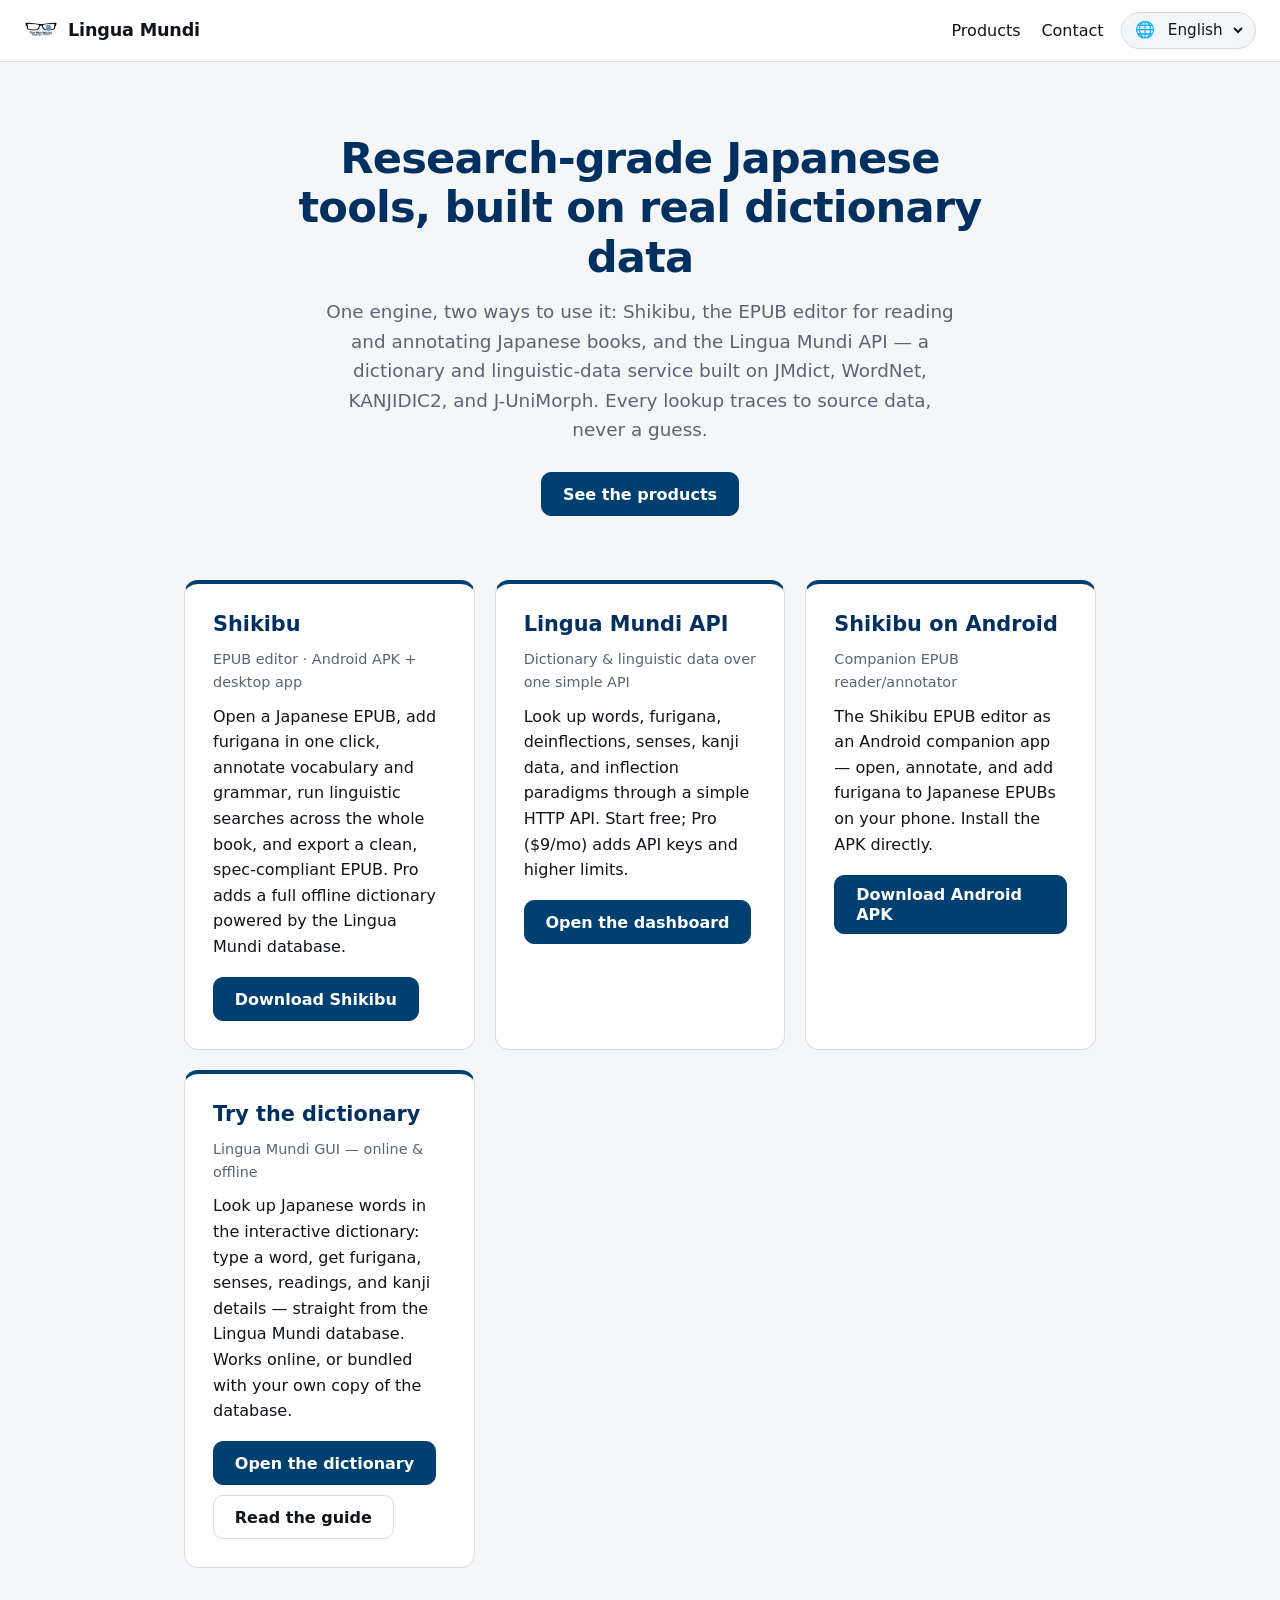
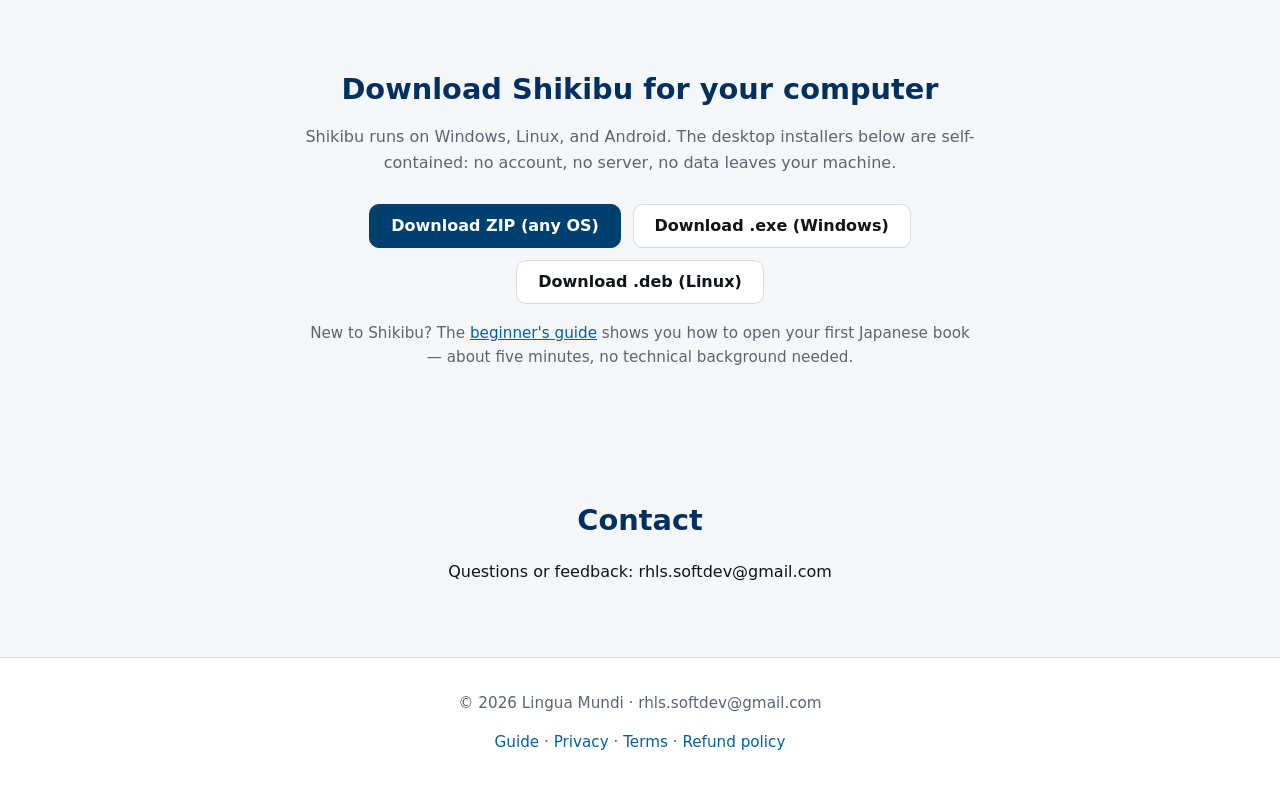
<file: index.html>
<!doctype html>
<html lang="en">
	<head>
		<meta charset="UTF-8" />
		<meta name="viewport" content="width=device-width, initial-scale=1.0" />
		<title>Lingua Mundi — Japanese language tools</title>
		<meta
			name="description"
			content="Shikibu, the EPUB editor for Japanese, and the Lingua Mundi dictionary API."
		/>
		<link rel="icon" type="image/png" href="favicon.png" />
		<meta property="og:title" content="Lingua Mundi / Shikibu" />
		<meta property="og:description" content="Shikibu, the EPUB editor for Japanese, and the Lingua Mundi dictionary API — research-grade dictionary data, furigana, and linguistic search." />
		<meta property="og:site_name" content="Lingua Mundi" />
		<meta property="og:type" content="website" />
		<meta property="og:url" content="https://rhls-softdev.github.io/lingua-mundi-launch/" />
		<meta property="og:image" content="https://rhls-softdev.github.io/lingua-mundi-launch/og-image.png" />
		<meta name="twitter:card" content="summary" />
		<meta name="twitter:title" content="Lingua Mundi — research-grade Japanese language tools" />
		<meta name="twitter:description" content="Shikibu, the EPUB editor for reading and annotating Japanese books, and the Lingua Mundi dictionary API — every lookup traces to source data, never a guess." />
		<meta name="twitter:image" content="https://rhls-softdev.github.io/lingua-mundi-launch/og-image.png" />
		<meta name="theme-color" content="#004070" />
		<link rel="canonical" href="https://rhls-softdev.github.io/lingua-mundi-launch/" />
		
		<script type="application/ld+json">
		{
			"@context": "https://schema.org",
			"@type": "WebApplication",
			"name": "Lingua Mundi / Shikibu",
			"description": "Japanese dictionary API and EPUB editor.",
			"url": "https://rhls-softdev.github.io/lingua-mundi-launch/dashboard/",
			"applicationCategory": "UtilityApplication"
		}
		</script>
		<link rel="stylesheet" href="styles.css" />
	</head>
	<body>
		<header class="topbar">
			<a class="brand-lockup" href="index.html">
				<img src="rhls-logo-sm.png" alt="RHLS" class="topbar-logo" />
				<span class="brand">Lingua Mundi</span>
			</a>
			<div class="topbar-end">
				<nav>
					<a href="#products" data-i18n="lm.nav.products">Products</a>
					<a href="#contact" data-i18n="lm.nav.contact">Contact</a>
				</nav>
				<div class="lang-bar">
					<label for="lang-select">🌐</label>
					<select id="lang-select" aria-label="Language"></select>
				</div>
			</div>
		</header>

		<section class="hero">
			<h1><span data-i18n="lm.hero.title">Research-grade Japanese tools, built on real dictionary data</span></h1>
			<p data-i18n="lm.hero.sub">One engine, two ways to use it: Shikibu, the EPUB editor for reading and annotating Japanese books, and the Lingua Mundi API — a dictionary and linguistic-data service built on JMdict, WordNet, KANJIDIC2, and J-UniMorph. Every lookup traces to source data, never a guess.</p>
			<div class="hero-actions">
				<a class="btn btn-primary" href="#products" data-i18n="lm.hero.cta">See the products</a>
			</div>
		</section>

		<main id="products" class="products">
			<article class="card">
				<h2 data-i18n="lm.card.shikibu.title">Shikibu</h2>
				<p class="tag" data-i18n="lm.card.shikibu.tag">EPUB editor · Android APK + desktop app</p>
				<p data-i18n="lm.card.shikibu.body">Open a Japanese EPUB, add furigana in one click, annotate vocabulary and grammar, run linguistic searches across the whole book, and export a clean, spec-compliant EPUB. Pro adds a full offline dictionary powered by the Lingua Mundi database.</p>
				<div class="card-actions">
					<a class="btn btn-primary" href="#" id="shikibu-download" data-i18n="lm.card.shikibu.cta">Download Shikibu</a>
				</div>
			</article>

			<article class="card">
				<h2 data-i18n="lm.card.api.title">Lingua Mundi API</h2>
				<p class="tag" data-i18n="lm.card.api.tag">Dictionary &amp; linguistic data over one simple API</p>
				<p data-i18n="lm.card.api.body">Look up words, furigana, deinflections, senses, kanji data, and inflection paradigms through a simple HTTP API. Start free; Pro ($9/mo) adds API keys and higher limits.</p>
				<div class="card-actions">
					<a class="btn btn-primary" href="#" id="api-dashboard" data-i18n="lm.card.api.cta">Open the dashboard</a>
				</div>
			</article>
			<article class="card">
				<h2 data-i18n="lm.card.android.title">Shikibu on Android</h2>
				<p class="tag" data-i18n="lm.card.android.tag">Companion EPUB reader/annotator</p>
				<p data-i18n="lm.card.android.body">The Shikibu EPUB editor as an Android companion app — open, annotate, and add furigana to Japanese EPUBs on your phone. Install the APK directly.</p>
				<div class="card-actions">
					<a class="btn btn-primary" id="apk-download" href="https://github.com/RHLS-softdev/lingua-mundi-launch/releases/latest/download/Shikibu-1.0.0-android.apk" data-i18n="lm.card.android.cta">Download Android APK</a>
				</div>
			</article>
			<article class="card">
				<h2>Try the dictionary</h2>
				<p class="tag">Lingua Mundi GUI — online &amp; offline</p>
				<p>Look up Japanese words in the interactive dictionary: type a word, get furigana, senses, readings, and kanji details — straight from the Lingua Mundi database. Works online, or bundled with your own copy of the database.</p>
				<div class="card-actions">
					<a class="btn btn-primary" href="gui/">Open the dictionary</a>
					<a class="btn" href="guide.html">Read the guide</a>
				</div>
			</article>
		</main>

		<section id="downloads" class="download">
			<h2>Download Shikibu for your computer</h2>
			<p>Shikibu runs on Windows, Linux, and Android. The desktop installers below are self-contained: no account, no server, no data leaves your machine.</p>
			<div class="hero-actions">
				<a class="btn btn-primary" id="shikibu-zip-download" href="https://github.com/RHLS-softdev/lingua-mundi-launch/releases/latest/download/Shikibu-1.0.0-LinguaMundi-1.0.0-Japanese.zip">Download ZIP (any OS)</a>
				<a class="btn" id="shikibu-exe-download" href="https://github.com/RHLS-softdev/lingua-mundi-launch/releases/latest/download/Shikibu-1.0.0-win64.exe">Download .exe (Windows)</a>
				<a class="btn" id="shikibu-deb-download" href="https://github.com/RHLS-softdev/lingua-mundi-launch/releases/latest/download/Shikibu-1.0.0-linux-amd64.deb">Download .deb (Linux)</a>
			</div>
			<p class="muted-note">New to Shikibu? The <a href="guide.html">beginner's guide</a> shows you how to open your first Japanese book — about five minutes, no technical background needed.</p>
		</section>

		<section id="contact" class="contact">
			<h2 data-i18n="lm.contact.title">Contact</h2>
			<p><span data-i18n="lm.contact.body">Questions or feedback: rhls.softdev@gmail.com</span></p>
		</section>

		<footer>
			<p><span data-i18n="lm.footer">© 2026 Lingua Mundi · rhls.softdev@gmail.com</span></p>
			<p class="legal-links"><a href="guide.html">Guide</a> · <a href="privacy.html">Privacy</a> · <a href="terms.html">Terms</a> · <a href="refund.html">Refund policy</a></p>
		</footer>

		<script>
			document.getElementById("apk-download").href =
				"https://github.com/RHLS-softdev/lingua-mundi-launch/releases/latest/download/Shikibu-1.0.0-android.apk";
			// Direct permanent URLs (GitHub Pages + release assets).
			const SHIKIBU_URL = "https://github.com/RHLS-softdev/lingua-mundi-launch/releases/latest/download/Shikibu-1.0.0-LinguaMundi-1.0.0-Japanese.zip";
			const API_DASHBOARD_URL = "https://rhls-softdev.github.io/lingua-mundi-launch/dashboard/";
			document.getElementById("shikibu-download").href = SHIKIBU_URL;
			document.getElementById("api-dashboard").href = API_DASHBOARD_URL;
		</script>
		<script src="localize/i18n-site.js"></script>
		<script>
			var switcher = document.getElementById("lang-select");
			window.i18n.init({
				renderSwitcher: function (locales, current, switchTo) {
					Object.keys(locales).forEach(function (tag) {
						var opt = document.createElement("option");
						opt.value = tag; opt.textContent = locales[tag].name;
						opt.selected = tag === current;
						switcher.appendChild(opt);
					});
					switcher.addEventListener("change", function () { switchTo(switcher.value); });
				}
			});
		</script>
	</body>
</html>
</file>
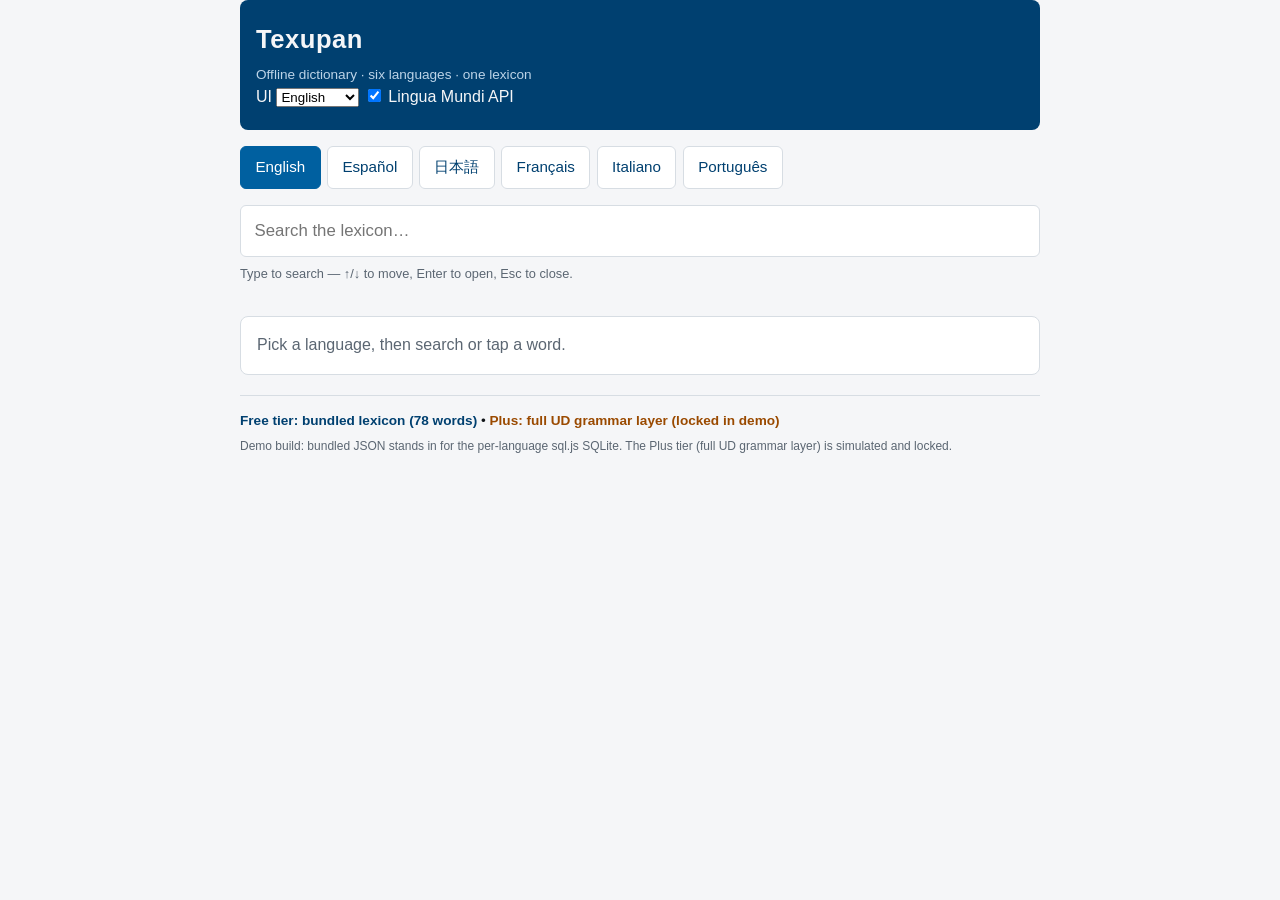
<file: core6/index.html>
<!DOCTYPE html>
<html lang="en">
<head>
  <meta charset="UTF-8">
  <meta name="viewport" content="width=device-width, initial-scale=1">
  <meta name="description" content="Texupan — a fully offline dictionary for English, Spanish, Japanese, French, Italian and Portuguese, with optional Lingua Mundi API lookups.">
  <title>Texupan — Offline Dictionary</title>
  <link rel="stylesheet" href="styles.css">
</head>
<body>
  <div class="app">

    <header class="app-header">
      <div class="brand">
        <h1 class="brand-name">Texupan</h1>
        <p class="brand-sub" data-i18n="brand.sub">Offline dictionary &middot; six languages &middot; one lexicon</p>
      </div>
      <div class="header-actions">
        <label class="ui-lang">
          <span data-i18n="ui.language">UI</span>
          <select id="uiLang" aria-label="Interface language">
            <option value="en">English</option>
            <option value="es">Español</option>
            <option value="ja">日本語</option>
            <option value="fr">Français</option>
            <option value="it">Italiano</option>
            <option value="pt">Português</option>
          </select>
        </label>
        <label class="api-toggle" title="Lingua Mundi API lookups">
          <input type="checkbox" id="apiMode" checked>
          <span data-i18n="api.mode">Lingua Mundi API</span>
        </label>
      </div>
    </header>

    <nav class="lang-tabs" id="langTabs" role="tablist" aria-label="Choose language"></nav>

    <main class="content">

      <section class="search" aria-label="Search the lexicon">
        <label class="sr-only" for="searchInput" data-i18n="search.aria">Search the lexicon</label>
        <div class="search-wrap">
          <input id="searchInput" type="search" data-i18n-placeholder="search.placeholder"
                 placeholder="Search the lexicon&hellip;"
                 autocomplete="off" spellcheck="false" autocapitalize="off"
                 aria-autocomplete="list" aria-controls="typeahead"
                 aria-label="Search the lexicon">
          <ul id="typeahead" class="typeahead" role="listbox" aria-label="Search results" hidden></ul>
        </div>
        <p class="search-hint" id="searchHint" data-i18n="search.hint">Type to search &mdash; &uarr;/&darr; to move, Enter to open, Esc to close.</p>
      </section>

      <section class="detail" id="detail" aria-live="polite">
        <p class="detail-empty" data-i18n="detail.empty">Pick a language, then search or tap a word.</p>
      </section>

    </main>

    <footer class="tier">
      <p class="tier-status" id="tierStatus"></p>
      <p class="tier-note" data-i18n="footer.note">Demo build: bundled JSON stands in for the per-language sql.js SQLite. The Plus tier (full UD grammar layer) is simulated and locked.</p>
    </footer>

  </div>
  <script src="app.js"></script>
</body>
</html>
</file>
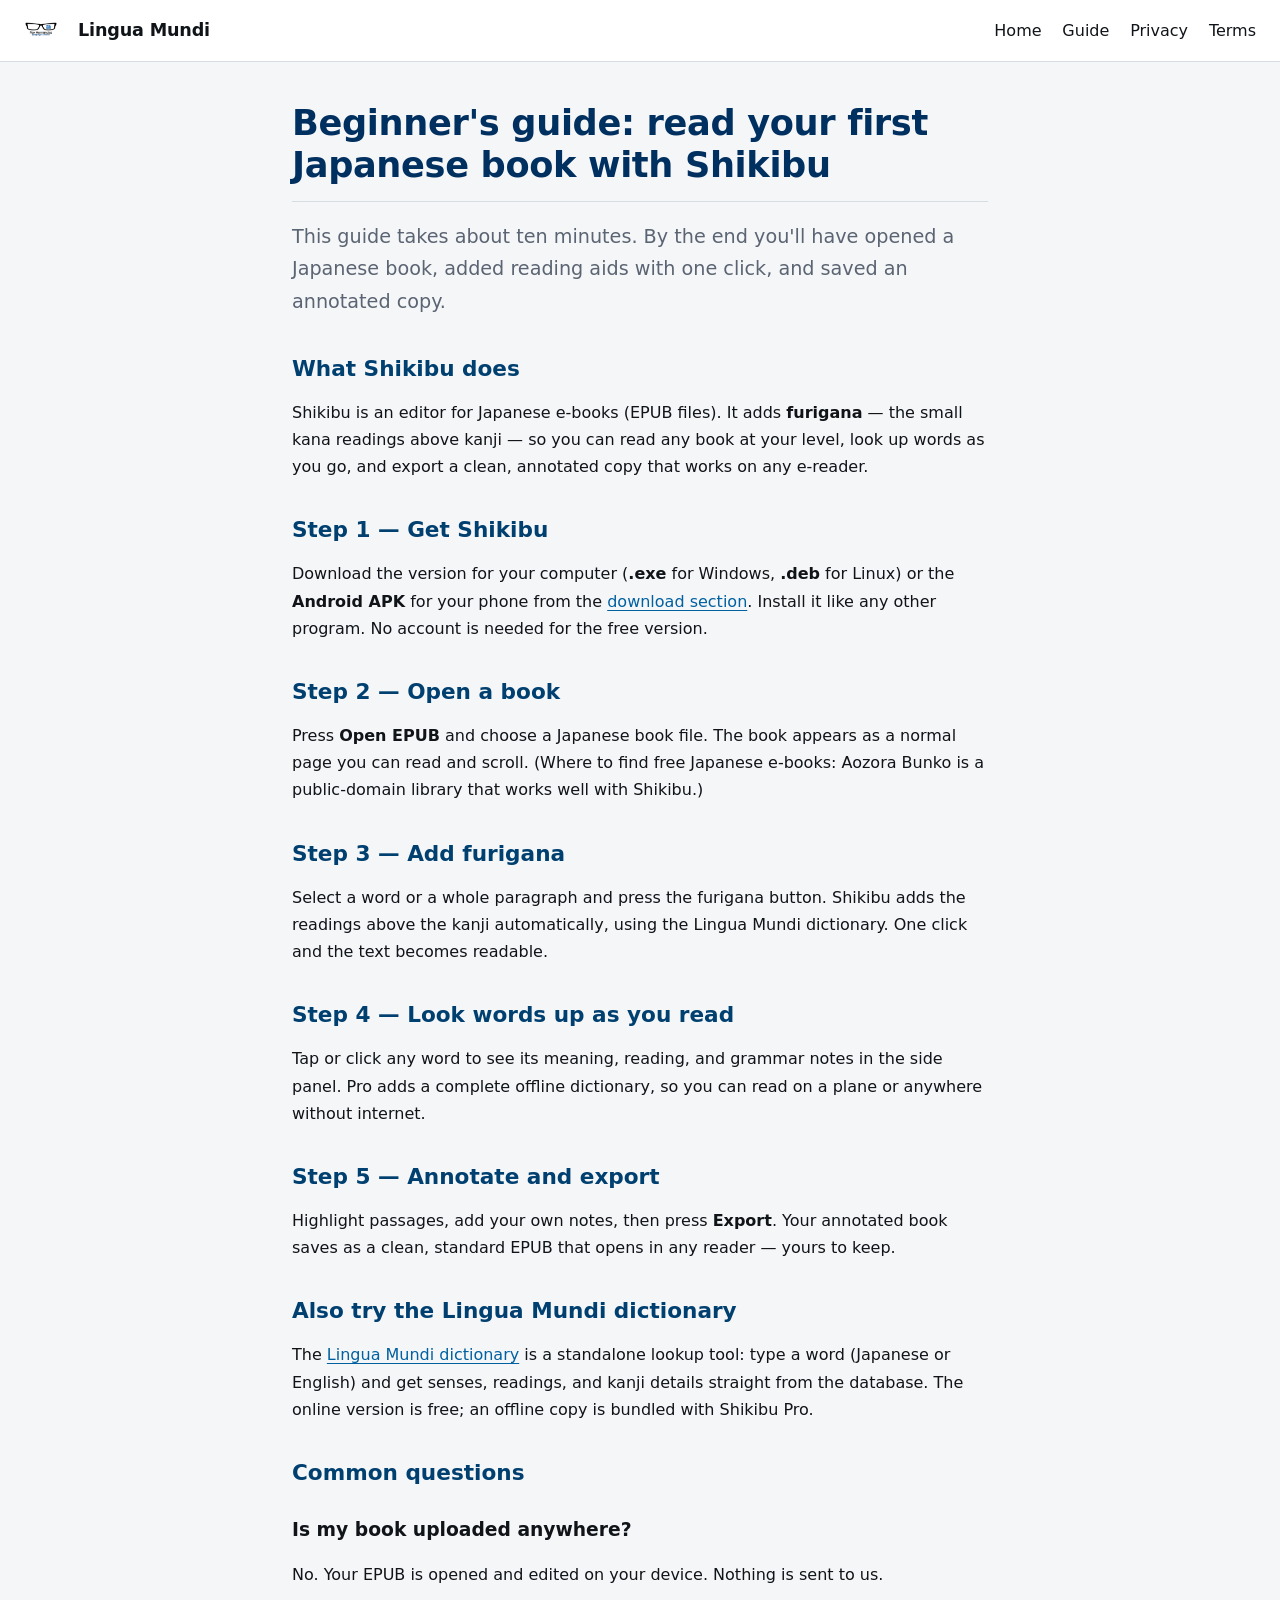
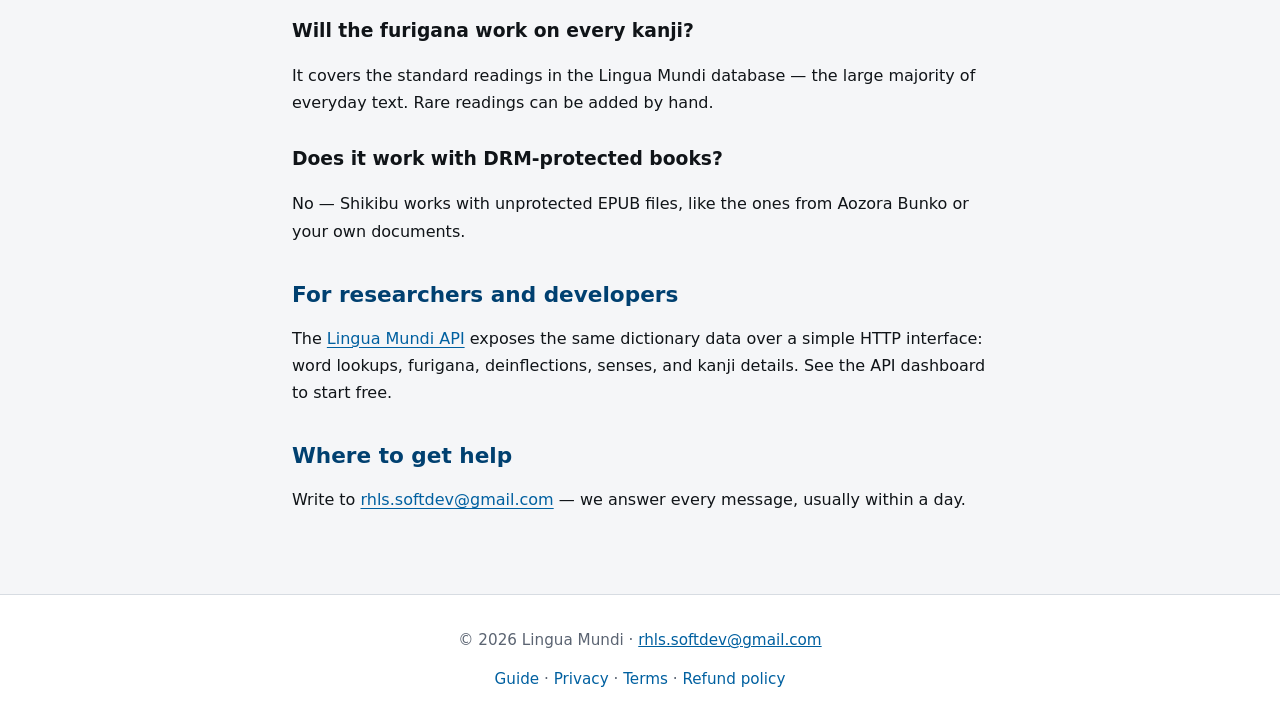
<file: guide.html>
<!doctype html>
<html lang="en">
	<head>
		<meta charset="UTF-8" />
		<meta name="viewport" content="width=device-width, initial-scale=1.0" />
		<title>Beginner's guide: read your first Japanese book with Shikibu — Lingua Mundi</title>
		<meta name="description" content="A plain-language guide to Shikibu and the Lingua Mundi dictionary: open a Japanese EPUB, add furigana with one click, look words up, and export your annotated book. No technical background needed." />
		<link rel="icon" type="image/png" href="favicon.png" />
		<meta property="og:title" content="Beginner's guide: read your first Japanese book with Shikibu — Lingua Mundi" />
		<meta property="og:type" content="website" />
		<meta property="og:url" content="https://rhls-softdev.github.io/lingua-mundi-launch/guide.html" />
		<meta property="og:image" content="https://rhls-softdev.github.io/lingua-mundi-launch/og-image.png" />
		<meta name="twitter:card" content="summary" />
		<link rel="canonical" href="https://rhls-softdev.github.io/lingua-mundi-launch/guide.html" />
		<link rel="stylesheet" href="styles.css" />
	</head>
	<body>
		<header class="topbar">
			<a href="index.html"><img src="rhls-logo-sm.png" alt="RHLS" class="topbar-logo" /></a>
			<span class="brand">Lingua Mundi</span>
			<nav>
				<a href="index.html">Home</a>
				<a href="guide.html">Guide</a>
				<a href="privacy.html">Privacy</a>
				<a href="terms.html">Terms</a>
			</nav>
		</header>
		<main class="legal">
			<h1>Beginner's guide: read your first Japanese book with Shikibu</h1>
			<p class="guide-lead">This guide takes about ten minutes. By the end you'll have opened a Japanese book, added reading aids with one click, and saved an annotated copy.</p>
			<h2>What Shikibu does</h2>
			<p>
				Shikibu is an editor for Japanese e-books (EPUB files). It adds
				<strong>furigana</strong> — the small kana readings above kanji — so
				you can read any book at your level, look up words as you go, and
				export a clean, annotated copy that works on any e-reader.
			</p>

			<h2>Step 1 — Get Shikibu</h2>
			<p>
				Download the version for your computer (<strong>.exe</strong> for
				Windows, <strong>.deb</strong> for Linux) or the
				<strong>Android APK</strong> for your phone from the
				<a href="index.html#downloads">download section</a>. Install it like
				any other program. No account is needed for the free version.
			</p>

			<h2>Step 2 — Open a book</h2>
			<p>
				Press <strong>Open EPUB</strong> and choose a Japanese book file. The
				book appears as a normal page you can read and scroll. (Where to find
				free Japanese e-books: Aozora Bunko is a public-domain library that
				works well with Shikibu.)
			</p>

			<h2>Step 3 — Add furigana</h2>
			<p>
				Select a word or a whole paragraph and press the furigana button.
				Shikibu adds the readings above the kanji automatically, using the
				Lingua Mundi dictionary. One click and the text becomes readable.
			</p>

			<h2>Step 4 — Look words up as you read</h2>
			<p>
				Tap or click any word to see its meaning, reading, and grammar notes
				in the side panel. Pro adds a complete offline dictionary, so you can
				read on a plane or anywhere without internet.
			</p>

			<h2>Step 5 — Annotate and export</h2>
			<p>
				Highlight passages, add your own notes, then press
				<strong>Export</strong>. Your annotated book saves as a clean,
				standard EPUB that opens in any reader — yours to keep.
			</p>

			<h2>Also try the Lingua Mundi dictionary</h2>
			<p>
				The <a href="gui/">Lingua Mundi dictionary</a> is a standalone lookup
				tool: type a word (Japanese or English) and get senses, readings, and
				kanji details straight from the database. The online version is free;
				an offline copy is bundled with Shikibu Pro.
			</p>

			<h2>Common questions</h2>
			<h3>Is my book uploaded anywhere?</h3>
			<p>No. Your EPUB is opened and edited on your device. Nothing is sent to us.</p>
			<h3>Will the furigana work on every kanji?</h3>
			<p>It covers the standard readings in the Lingua Mundi database — the large
				majority of everyday text. Rare readings can be added by hand.</p>
			<h3>Does it work with DRM-protected books?</h3>
			<p>No — Shikibu works with unprotected EPUB files, like the ones from Aozora
				Bunko or your own documents.</p>

			<h2>For researchers and developers</h2>
			<p>
				The <a href="#api">Lingua Mundi API</a> exposes the same dictionary
				data over a simple HTTP interface: word lookups, furigana,
				deinflections, senses, and kanji details. See the API dashboard to
				start free.
			</p>

			<h2>Where to get help</h2>
			<p>
				Write to <a href="mailto:rhls.softdev@gmail.com">rhls.softdev@gmail.com</a> —
				we answer every message, usually within a day.
			</p>
		</main>
		<footer>
			<p>&copy; 2026 Lingua Mundi &middot; <a href="mailto:rhls.softdev@gmail.com">rhls.softdev@gmail.com</a></p>
			<p class="legal-links"><a href="guide.html">Guide</a> &middot; <a href="privacy.html">Privacy</a> &middot; <a href="terms.html">Terms</a> &middot; <a href="refund.html">Refund policy</a></p>
		</footer>
	</body>
</html>
</file>
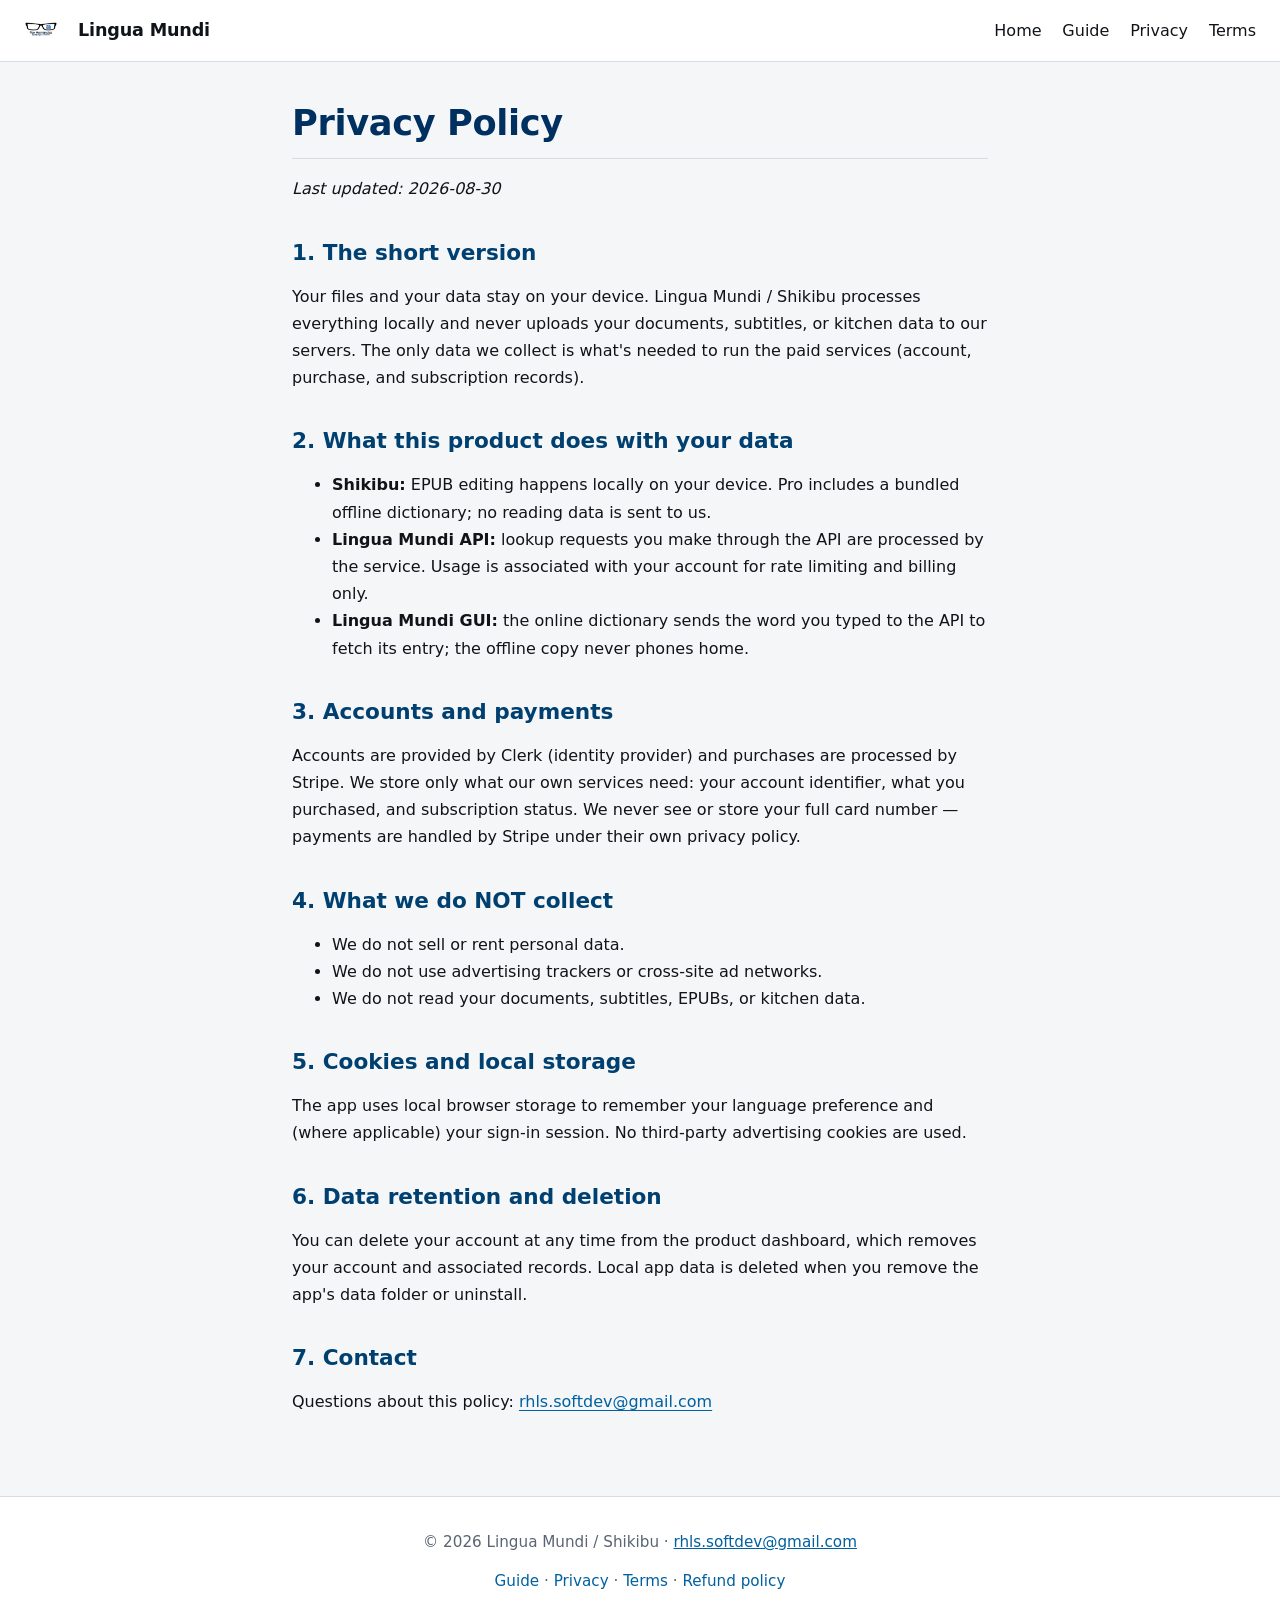
<file: privacy.html>
<!doctype html>
<html lang="en">
	<head>
		<meta charset="UTF-8" />
		<meta name="viewport" content="width=device-width, initial-scale=1.0" />
		<title>Privacy Policy — Lingua Mundi / Shikibu</title>
		<meta name="description" content="How Shikibu, the Lingua Mundi API, and the Lingua Mundi dictionary GUI handle your data — what stays on your device, what we store, and what we never collect." />
		<link rel="icon" type="image/png" href="favicon.png" />
		<meta property="og:title" content="Privacy Policy — Lingua Mundi / Shikibu" />
		<meta property="og:type" content="website" />
		<meta property="og:url" content="https://rhls-softdev.github.io/lingua-mundi-launch/privacy.html" />
		<meta property="og:image" content="https://rhls-softdev.github.io/lingua-mundi-launch/og-image.png" />
		<meta name="twitter:card" content="summary" />
		<link rel="canonical" href="https://rhls-softdev.github.io/lingua-mundi-launch/privacy.html" />
		<link rel="stylesheet" href="styles.css" />
	</head>
	<body>
		<header class="topbar">
			<a href="index.html"><img src="rhls-logo-sm.png" alt="RHLS" class="topbar-logo" /></a>
			<span class="brand">Lingua Mundi</span>
			<nav>
				<a href="index.html">Home</a>
				<a href="guide.html">Guide</a>
				<a href="privacy.html">Privacy</a>
				<a href="terms.html">Terms</a>
			</nav>
		</header>
		<main class="legal">
			<h1>Privacy Policy</h1>
			<p><em>Last updated: 2026-08-30</em></p>

			<h2>1. The short version</h2>
			<p>
				Your files and your data stay on your device. Lingua Mundi / Shikibu processes
				everything locally and never uploads your documents, subtitles, or
				kitchen data to our servers. The only data we collect is what's needed
				to run the paid services (account, purchase, and subscription records).
			</p>

			<h2>2. What this product does with your data</h2>
			<ul>
				<li><strong>Shikibu:</strong> EPUB editing happens locally on your device. Pro includes a bundled offline dictionary; no reading data is sent to us.</li>
				<li><strong>Lingua Mundi API:</strong> lookup requests you make through the API are processed by the service. Usage is associated with your account for rate limiting and billing only.</li>
				<li><strong>Lingua Mundi GUI:</strong> the online dictionary sends the word you typed to the API to fetch its entry; the offline copy never phones home.</li>
			</ul>

			<h2>3. Accounts and payments</h2>
			<p>
				Accounts are provided by Clerk (identity provider) and purchases are
				processed by Stripe. We store only what our own services need: your
				account identifier, what you purchased, and subscription status. We
				never see or store your full card number — payments are handled by
				Stripe under their own privacy policy.
			</p>

			<h2>4. What we do NOT collect</h2>
			<ul>
				<li>We do not sell or rent personal data.</li>
				<li>We do not use advertising trackers or cross-site ad networks.</li>
				<li>We do not read your documents, subtitles, EPUBs, or kitchen data.</li>
			</ul>

			<h2>5. Cookies and local storage</h2>
			<p>
				The app uses local browser storage to remember your language
				preference and (where applicable) your sign-in session. No third-party
				advertising cookies are used.
			</p>

			<h2>6. Data retention and deletion</h2>
			<p>
				You can delete your account at any time from the product dashboard,
				which removes your account and associated records. Local app data is
				deleted when you remove the app's data folder or uninstall.
			</p>

			<h2>7. Contact</h2>
			<p>
				Questions about this policy: <a href="mailto:rhls.softdev@gmail.com">rhls.softdev@gmail.com</a>
			</p>
		</main>
		<footer>
			<p>&copy; 2026 Lingua Mundi / Shikibu &middot; <a href="mailto:rhls.softdev@gmail.com">rhls.softdev@gmail.com</a></p>
			<p class="legal-links"><a href="guide.html">Guide</a> &middot; <a href="privacy.html">Privacy</a> &middot; <a href="terms.html">Terms</a> &middot; <a href="refund.html">Refund policy</a></p>
		</footer>
	</body>
</html>
</file>
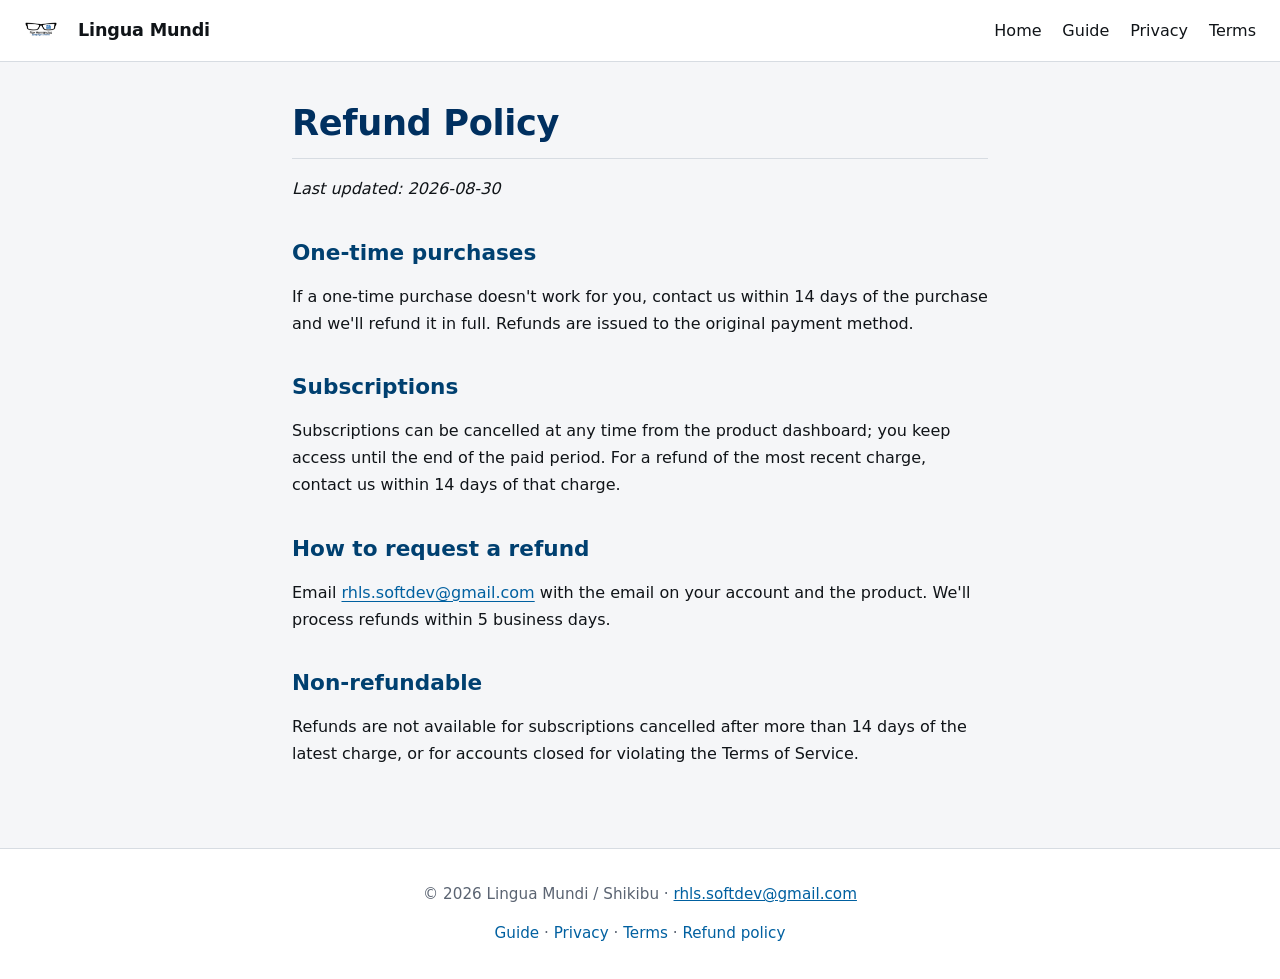
<file: refund.html>
<!doctype html>
<html lang="en">
	<head>
		<meta charset="UTF-8" />
		<meta name="viewport" content="width=device-width, initial-scale=1.0" />
		<title>Refund Policy — Lingua Mundi / Shikibu</title>
		<meta name="description" content="The refund policy for Shikibu, the Lingua Mundi API, and the Lingua Mundi dictionary GUI purchases and subscriptions." />
		<link rel="icon" type="image/png" href="favicon.png" />
		<meta property="og:title" content="Refund Policy — Lingua Mundi / Shikibu" />
		<meta property="og:type" content="website" />
		<meta property="og:url" content="https://rhls-softdev.github.io/lingua-mundi-launch/refund.html" />
		<meta property="og:image" content="https://rhls-softdev.github.io/lingua-mundi-launch/og-image.png" />
		<meta name="twitter:card" content="summary" />
		<link rel="canonical" href="https://rhls-softdev.github.io/lingua-mundi-launch/refund.html" />
		<link rel="stylesheet" href="styles.css" />
	</head>
	<body>
		<header class="topbar">
			<a href="index.html"><img src="rhls-logo-sm.png" alt="RHLS" class="topbar-logo" /></a>
			<span class="brand">Lingua Mundi</span>
			<nav>
				<a href="index.html">Home</a>
				<a href="guide.html">Guide</a>
				<a href="privacy.html">Privacy</a>
				<a href="terms.html">Terms</a>
			</nav>
		</header>
		<main class="legal">
			<h1>Refund Policy</h1>
			<p><em>Last updated: 2026-08-30</em></p>

			<h2>One-time purchases</h2>
			<p>
				If a one-time purchase doesn't work for you, contact us within 14 days
				of the purchase and we'll refund it in full. Refunds are issued to the
				original payment method.
			</p>

			<h2>Subscriptions</h2>
			<p>
				Subscriptions can be cancelled at any time from the product dashboard;
				you keep access until the end of the paid period. For a refund of the
				most recent charge, contact us within 14 days of that charge.
			</p>

			<h2>How to request a refund</h2>
			<p>
				Email <a href="mailto:rhls.softdev@gmail.com">rhls.softdev@gmail.com</a>
				with the email on your account and the product. We'll process refunds
				within 5 business days.
			</p>

			<h2>Non-refundable</h2>
			<p>
				Refunds are not available for subscriptions cancelled after more than
				14 days of the latest charge, or for accounts closed for violating the
				Terms of Service.
			</p>
		</main>
		<footer>
			<p>&copy; 2026 Lingua Mundi / Shikibu &middot; <a href="mailto:rhls.softdev@gmail.com">rhls.softdev@gmail.com</a></p>
			<p class="legal-links"><a href="guide.html">Guide</a> &middot; <a href="privacy.html">Privacy</a> &middot; <a href="terms.html">Terms</a> &middot; <a href="refund.html">Refund policy</a></p>
		</footer>
	</body>
</html>
</file>
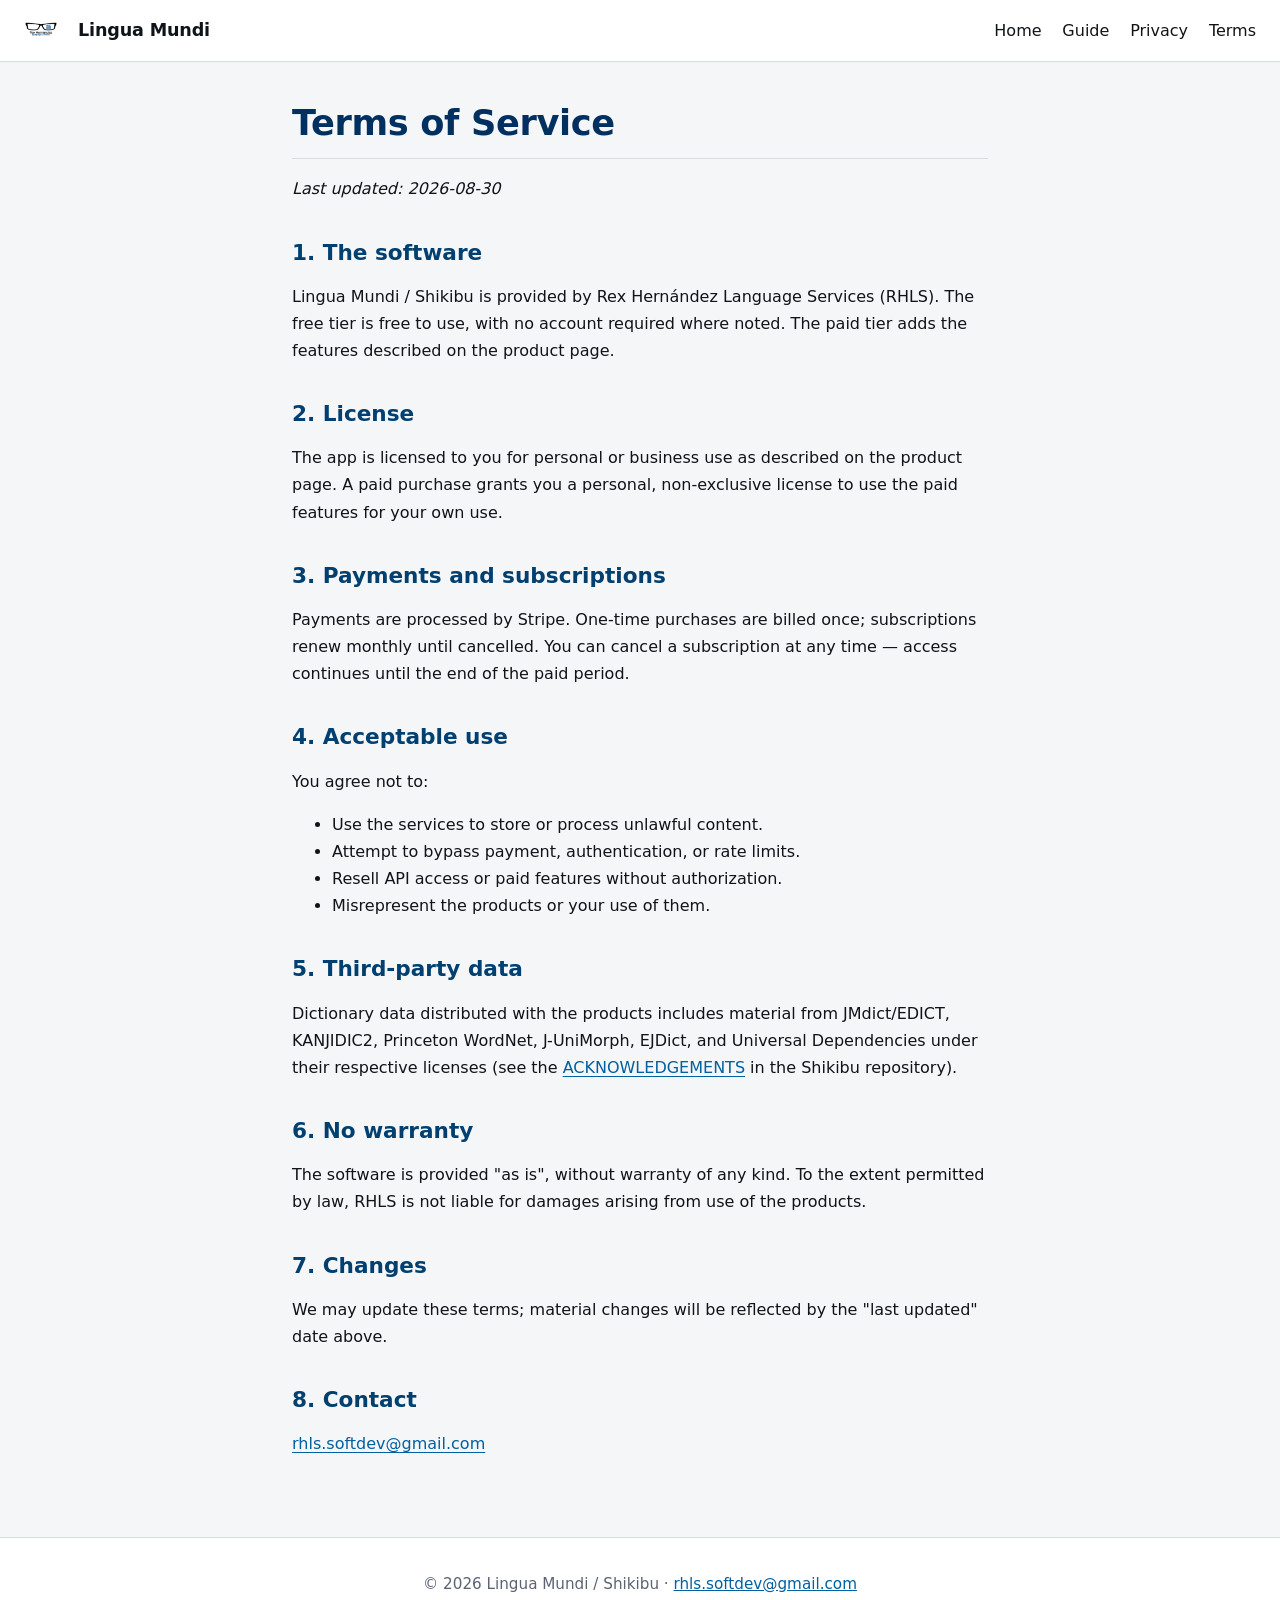
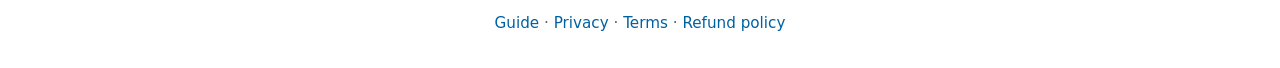
<file: terms.html>
<!doctype html>
<html lang="en">
	<head>
		<meta charset="UTF-8" />
		<meta name="viewport" content="width=device-width, initial-scale=1.0" />
		<title>Terms of Service — Lingua Mundi / Shikibu</title>
		<meta name="description" content="The terms of use for Shikibu, the Lingua Mundi API, and the Lingua Mundi dictionary GUI." />
		<link rel="icon" type="image/png" href="favicon.png" />
		<meta property="og:title" content="Terms of Service — Lingua Mundi / Shikibu" />
		<meta property="og:type" content="website" />
		<meta property="og:url" content="https://rhls-softdev.github.io/lingua-mundi-launch/terms.html" />
		<meta property="og:image" content="https://rhls-softdev.github.io/lingua-mundi-launch/og-image.png" />
		<meta name="twitter:card" content="summary" />
		<link rel="canonical" href="https://rhls-softdev.github.io/lingua-mundi-launch/terms.html" />
		<link rel="stylesheet" href="styles.css" />
	</head>
	<body>
		<header class="topbar">
			<a href="index.html"><img src="rhls-logo-sm.png" alt="RHLS" class="topbar-logo" /></a>
			<span class="brand">Lingua Mundi</span>
			<nav>
				<a href="index.html">Home</a>
				<a href="guide.html">Guide</a>
				<a href="privacy.html">Privacy</a>
				<a href="terms.html">Terms</a>
			</nav>
		</header>
		<main class="legal">
			<h1>Terms of Service</h1>
			<p><em>Last updated: 2026-08-30</em></p>

			<h2>1. The software</h2>
			<p>
				Lingua Mundi / Shikibu is provided by Rex Hernández Language Services (RHLS). The free
				tier is free to use, with no account required where noted. The paid
				tier adds the features described on the product page.
			</p>

			<h2>2. License</h2>
			<p>
				The app is licensed to you for personal or business use as described on
				the product page. A paid purchase grants you a personal, non-exclusive
				license to use the paid features for your own use.
			</p>

			<h2>3. Payments and subscriptions</h2>
			<p>
				Payments are processed by Stripe. One-time purchases are billed once;
				subscriptions renew monthly until cancelled. You can cancel a
				subscription at any time — access continues until the end of the paid
				period.
			</p>

			<h2>4. Acceptable use</h2>
			<p>You agree not to:</p>
			<ul>
				<li>Use the services to store or process unlawful content.</li>
				<li>Attempt to bypass payment, authentication, or rate limits.</li>
				<li>Resell API access or paid features without authorization.</li>
				<li>Misrepresent the products or your use of them.</li>
			</ul>

			<h2>5. Third-party data</h2>
			<p>
				Dictionary data distributed with the products includes material from
				JMdict/EDICT, KANJIDIC2, Princeton WordNet, J-UniMorph, EJDict, and
				Universal Dependencies under their respective licenses (see the
				<a href="https://github.com/RHLS-softdev/shikibu/blob/main/ACKNOWLEDGEMENTS.md">ACKNOWLEDGEMENTS</a>
				in the Shikibu repository).
			</p>

			<h2>6. No warranty</h2>
			<p>
				The software is provided "as is", without warranty of any kind. To the
				extent permitted by law, RHLS is not liable for damages arising from
				use of the products.
			</p>

			<h2>7. Changes</h2>
			<p>
				We may update these terms; material changes will be reflected by the
				"last updated" date above.
			</p>

			<h2>8. Contact</h2>
			<p><a href="mailto:rhls.softdev@gmail.com">rhls.softdev@gmail.com</a></p>
		</main>
		<footer>
			<p>&copy; 2026 Lingua Mundi / Shikibu &middot; <a href="mailto:rhls.softdev@gmail.com">rhls.softdev@gmail.com</a></p>
			<p class="legal-links"><a href="guide.html">Guide</a> &middot; <a href="privacy.html">Privacy</a> &middot; <a href="terms.html">Terms</a> &middot; <a href="refund.html">Refund policy</a></p>
		</footer>
	</body>
</html>
</file>
<file: styles.css>
/* RHLS launch pages — shared design system.
 * Tokens mirror rhls-hub/styles.css (RHLS logo palette: deep-blue #004070 family).
 * Solid colors only; no gradients. Mobile-first; contrast-checked; RTL-ready via
 * logical properties; visible :focus-visible rings; prefers-reduced-motion respected.
 * NOTE: no catalog/locale files are touched from this stylesheet.
 */
:root {
	color-scheme: light;
	--blue-900: #003060;
	--blue-800: #004070;
	--blue-600: #0060a0;
	--blue-100: #e3eef7;
	--ink: #101418;
	--paper: #f5f6f8;
	--white: #ffffff;
	--muted: #5b6472;
	--border: #d7dce2;
	--radius-lg: 14px;
	--radius-md: 10px;
	--font: system-ui, -apple-system, "Segoe UI", Roboto, "Helvetica Neue", Arial, sans-serif;
}

* {
	box-sizing: border-box;
}

html {
	/* anchor jumps clear the sticky header */
	scroll-padding-top: 5.5rem;
}

body {
	margin: 0;
	font-family: var(--font);
	font-size: 1rem;
	line-height: 1.6;
	background: var(--paper);
	color: var(--ink);
	-webkit-font-smoothing: antialiased;
}

img {
	max-width: 100%;
	height: auto;
}

::selection {
	background: var(--blue-100);
}

/* Keyboard visibility everywhere (links, buttons, select) */
:focus-visible {
	outline: 3px solid var(--blue-600);
	outline-offset: 2px;
}

a {
	color: var(--blue-600);
}

/* ---------------------------------- header --------------------------------- */
.topbar {
	position: sticky;
	top: 0;
	z-index: 30;
	display: flex;
	align-items: center;
	flex-wrap: wrap;
	gap: 0.5rem 1.25rem;
	padding: 0.75rem clamp(1rem, 3vw, 1.5rem);
	background: var(--white);
	border-bottom: 1px solid var(--border);
}

.topbar-logo {
	width: 34px;
	height: 34px;
	display: block;
}

.brand {
	font-weight: 700;
	font-size: 1.1rem;
	letter-spacing: -0.01em;
	color: var(--ink);
}

/* Brand lockup links home */
.brand-lockup {
	display: inline-flex;
	align-items: center;
	gap: 0.625rem;
	text-decoration: none;
	color: var(--ink);
}
.brand-lockup:hover,
.brand-lockup:focus-visible {
	color: var(--blue-800);
}

/* Push nav to the end: old pages put <nav> directly in .topbar,
   new structure wraps nav + lang-bar in .topbar-end. */
.topbar > nav,
.topbar-end {
	margin-inline-start: auto;
}

.topbar-end {
	display: flex;
	align-items: center;
	flex-wrap: wrap;
	gap: 0.4rem 1.1rem;
}

.topbar nav {
	display: flex;
	flex-wrap: wrap;
	align-items: center;
	gap: 0.25rem 1.3rem;
}
.topbar nav a {
	color: var(--ink);
	text-decoration: none;
	font-weight: 500;
	padding: 0.35rem 0;
}
.topbar nav a:hover {
	color: var(--blue-600);
	text-decoration: underline;
	text-underline-offset: 0.3em;
	text-decoration-color: var(--border);
}

/* Language switcher (pill, no longer floating over content) */
.lang-bar {
	display: inline-flex;
	align-items: center;
	gap: 0.4rem;
	padding: 0.1rem 0.55rem 0.1rem 0.8rem;
	background: var(--paper);
	border: 1px solid var(--border);
	border-radius: 999px;
}
.lang-bar label {
	font-size: 1rem;
	line-height: 1;
}
.lang-bar select {
	border: 0;
	background: transparent;
	color: var(--ink);
	font: inherit;
	font-size: 0.95rem;
	padding: 0.35rem 0.15rem;
	cursor: pointer;
	border-radius: 999px;
}
.lang-bar select:focus-visible {
	outline: 2px solid var(--blue-600);
	outline-offset: 2px;
}

/* ---------------------------------- hero ----------------------------------- */
.hero {
	text-align: center;
	padding: clamp(3rem, 8vw, 4.5rem) clamp(1.25rem, 5vw, 2rem) clamp(2rem, 5vw, 3rem);
	max-width: 48rem;
	margin: 0 auto;
}
.hero h1 {
	margin: 0 0 0.9rem;
	font-size: clamp(1.85rem, 1.3rem + 2.9vw, 2.7rem);
	line-height: 1.15;
	letter-spacing: -0.02em;
	font-weight: 800;
	color: var(--blue-900);
}
.hero p {
	margin: 0 auto;
	max-width: 40rem;
	color: var(--muted);
	font-size: clamp(1rem, 0.95rem + 0.35vw, 1.15rem);
}
.hero-actions {
	margin-top: 1.75rem;
	display: flex;
	flex-wrap: wrap;
	justify-content: center;
	gap: 0.75rem;
}

/* --------------------------------- buttons --------------------------------- */
.btn {
	display: inline-flex;
	align-items: center;
	justify-content: center;
	min-height: 44px;
	padding: 0.6rem 1.3rem;
	border-radius: var(--radius-md);
	border: 1px solid var(--border);
	background: var(--white);
	color: var(--ink);
	text-decoration: none;
	font-size: 1rem;
	font-weight: 600;
	line-height: 1.2;
	cursor: pointer;
}
.btn:hover {
	background: var(--blue-100);
	border-color: var(--blue-800);
	color: var(--blue-800);
}
.btn-primary {
	background: var(--blue-800);
	border-color: var(--blue-800);
	color: var(--white);
}
.btn-primary:hover {
	background: var(--blue-600);
	border-color: var(--blue-600);
	color: var(--white);
}

/* --------------------------------- product cards ---------------------------- */
.products {
	display: grid;
	grid-template-columns: repeat(auto-fit, minmax(min(100%, 17rem), 1fr));
	gap: 1.25rem;
	max-width: 60rem;
	margin: 0 auto;
	padding: clamp(0.5rem, 2vw, 1rem) clamp(1rem, 4vw, 1.5rem) clamp(2rem, 5vw, 3rem);
}
.card {
	background: var(--white);
	border: 1px solid var(--border);
	border-top: 4px solid var(--blue-800);
	border-radius: var(--radius-lg);
	padding: clamp(1.25rem, 3vw, 1.75rem);
}
.card h2 {
	margin: 0 0 0.4rem;
	font-size: 1.3rem;
	line-height: 1.25;
	color: var(--blue-900);
}
.tag {
	display: block;
	margin: -0.4rem 0 0.9rem;
	color: var(--muted);
	font-size: 0.9rem;
}
.card p {
	margin: 0.6rem 0;
}
.card-actions {
	margin-top: 1.1rem;
	display: flex;
	flex-wrap: wrap;
	align-items: center;
	gap: 0.625rem;
}

/* ------------------------------ section blocks ----------------------------- */
.download {
	text-align: center;
	padding: clamp(2.5rem, 7vw, 3.5rem) clamp(1.25rem, 5vw, 2rem);
	max-width: 46rem;
	margin: 0 auto;
}
.download h2 {
	margin: 0 0 0.75rem;
	font-size: clamp(1.4rem, 1.15rem + 1.2vw, 1.8rem);
	line-height: 1.25;
	color: var(--blue-900);
}
.download p {
	color: var(--muted);
}
.muted-note {
	margin-top: 1.1rem;
	color: var(--muted);
	font-size: 0.95rem;
}

.contact {
	text-align: center;
	padding: clamp(2.5rem, 6vw, 3.5rem) clamp(1.25rem, 5vw, 2rem);
	max-width: 46rem;
	margin: 0 auto;
}
.contact h2 {
	margin: 0 0 0.5rem;
	font-size: clamp(1.4rem, 1.15rem + 1.2vw, 1.8rem);
	color: var(--blue-900);
}
.contact a {
	color: var(--blue-600);
}

/* Pro / premium panel (single wide card) */
.pro {
	text-align: center;
	padding: clamp(0.75rem, 2vw, 1rem) clamp(1rem, 4vw, 1.5rem) clamp(2rem, 5vw, 3rem);
	max-width: 60rem;
	margin: 0 auto;
}
.pro-card {
	text-align: start;
	max-width: 46rem;
	margin-inline: auto;
}
.pro-list {
	text-align: start;
	padding-inline-start: 1.25rem;
	color: var(--muted);
	margin: 0.9rem 0;
}
.pro-list li {
	margin-bottom: 0.5rem;
}
.pro-note {
	color: var(--muted);
	font-size: 0.95rem;
}

/* ---------------------------------- footer --------------------------------- */
footer {
	text-align: center;
	padding: 1.75rem clamp(1rem, 4vw, 1.5rem);
	color: var(--muted);
	font-size: 0.95rem;
	border-top: 1px solid var(--border);
	background: var(--white);
}
footer p {
	margin: 0.35rem 0;
}
.legal-links {
	margin-top: 0.9rem;
	font-size: 0.95rem;
}
.legal-links a {
	color: var(--blue-600);
	text-decoration: none;
}
.legal-links a:hover {
	text-decoration: underline;
	text-underline-offset: 0.25em;
}

/* --------------------------- guide + legal pages --------------------------- */
.guide-lead {
	font-size: clamp(1.05rem, 1rem + 0.4vw, 1.2rem);
	color: var(--muted);
}
main.legal {
	max-width: 47.5rem;
	margin: 0 auto;
	padding: clamp(1.5rem, 5vw, 2.5rem) clamp(1.25rem, 5vw, 2rem) 4rem;
}
main.legal h1 {
	margin: 0 0 0.9rem;
	font-size: clamp(1.7rem, 1.3rem + 1.8vw, 2.2rem);
	line-height: 1.2;
	letter-spacing: -0.01em;
	color: var(--blue-900);
	border-bottom: 1px solid var(--border);
	padding-bottom: 0.9rem;
}
main.legal h2 {
	margin: 2.25rem 0 0.6rem;
	font-size: 1.35rem;
	line-height: 1.3;
	color: var(--blue-800);
}
main.legal h3 {
	margin: 1.75rem 0 0.5rem;
}
main.legal p,
main.legal li {
	line-height: 1.7;
}
main.legal a {
	color: var(--blue-600);
	text-underline-offset: 0.2em;
}
main.legal code {
	background: var(--blue-100);
	padding: 0.1em 0.35em;
	border-radius: 5px;
	font-size: 0.92em;
}

/* ---------------------------------- small screens --------------------------- */
@media (max-width: 40rem) {
	.topbar {
		padding: 0.65rem 0.9rem;
		gap: 0.4rem 0.75rem;
	}
	.brand {
		font-size: 1.02rem;
	}
	.topbar nav {
		gap: 0.1rem 0.95rem;
	}
	.topbar nav a {
		font-size: 0.95rem;
	}
	/* second row of the header: nav on the start, language on the end */
	.topbar-end {
		width: 100%;
		margin-inline-start: 0;
		justify-content: space-between;
	}
}

/* Arabic / RTL: drop letter-spacing that would fragment joined script */
[dir="rtl"] h1,
[dir="rtl"] h2,
[dir="rtl"] .brand {
	letter-spacing: 0;
}

/* ---------------------------------- motion --------------------------------- */
@media (prefers-reduced-motion: no-preference) {
	html {
		scroll-behavior: smooth;
	}
	.topbar nav a,
	.btn,
	.brand-lockup,
	.lang-bar select {
		transition: color 0.15s ease, background-color 0.15s ease,
			border-color 0.15s ease, outline-color 0.15s ease;
	}
}
</file>
<file: core6/styles.css>
/* Core 6 — offline dictionary
 * Brand palette: #004070 (deep blue) / #0060a0 (mid blue) / #101418 (ink) / #f5f6f8 (paper)
 * Solid colors only — no gradients. Mobile-first. */

:root {
  --deep: #004070;
  --mid: #0060a0;
  --ink: #101418;
  --paper: #f5f6f8;
  --white: #ffffff;
  --line: #d7dde3;
  --muted: #5b6672;
  --plus: #9a4a00;
  --plus-bg: #fff1e0;
}

*,
*::before,
*::after {
  box-sizing: border-box;
}

html {
  -webkit-text-size-adjust: 100%;
}

body {
  margin: 0;
  font-family: -apple-system, BlinkMacSystemFont, "Segoe UI", Roboto,
    "Helvetica Neue", Arial, "Noto Sans", sans-serif;
  font-size: 1rem;
  line-height: 1.55;
  color: var(--ink);
  background: var(--paper);
  overflow-x: hidden;
}

.app {
  max-width: 52rem;
  margin: 0 auto;
  padding: 0 1rem 2rem;
}

.sr-only {
  position: absolute;
  width: 1px;
  height: 1px;
  overflow: hidden;
  clip: rect(0 0 0 0);
  white-space: nowrap;
}

/* ---------- header ---------- */

.app-header {
  background: var(--deep);
  color: var(--paper);
  margin: 0 -1rem 1rem;
  padding: 1.25rem 1rem;
}

.brand-name {
  margin: 0;
  font-size: 1.6rem;
  letter-spacing: 0.02em;
}

.brand-sub {
  margin: 0.25rem 0 0;
  font-size: 0.85rem;
  color: #bcd4e8;
}

/* ---------- language tabs ---------- */

.lang-tabs {
  display: flex;
  gap: 0.4rem;
  margin-bottom: 1rem;
  overflow-x: auto;
  -webkit-overflow-scrolling: touch;
  scrollbar-width: thin;
}

.lang-tab {
  flex: 0 0 auto;
  border: 1px solid var(--line);
  background: var(--white);
  color: var(--deep);
  font: inherit;
  font-size: 0.95rem;
  padding: 0.55rem 0.9rem;
  border-radius: 0.375rem;
  cursor: pointer;
  -webkit-tap-highlight-color: transparent;
}

.lang-tab[aria-selected="true"] {
  background: var(--mid);
  border-color: var(--mid);
  color: var(--white);
}

.lang-tab:focus-visible {
  outline: 2px solid var(--mid);
  outline-offset: 2px;
}

/* ---------- search + typeahead ---------- */

.search {
  margin-bottom: 1rem;
}

.search-wrap {
  position: relative;
}

#searchInput {
  width: 100%;
  max-width: 100%;
  font: inherit;
  font-size: 1.05rem;
  padding: 0.75rem 0.85rem;
  border: 1px solid var(--line);
  border-radius: 0.375rem;
  background: var(--white);
  color: var(--ink);
}

#searchInput:focus {
  outline: none;
  border-color: var(--mid);
  box-shadow: 0 0 0 3px rgba(0, 96, 160, 0.18);
}

.typeahead {
  position: absolute;
  top: calc(100% + 0.3rem);
  left: 0;
  right: 0;
  margin: 0;
  padding: 0.25rem 0;
  list-style: none;
  background: var(--white);
  border: 1px solid var(--line);
  border-radius: 0.375rem;
  box-shadow: 0 6px 18px rgba(16, 20, 24, 0.14);
  max-height: 16rem;
  overflow-y: auto;
  z-index: 20;
}

.typeahead li {
  padding: 0.5rem 0.85rem;
  cursor: pointer;
  display: flex;
  align-items: baseline;
  gap: 0.6rem;
}

.typeahead li[aria-selected="true"],
.typeahead li:hover {
  background: var(--mid);
  color: var(--white);
}

.typeahead .th-lemma {
  font-weight: 600;
  word-break: break-word;
}

.typeahead .th-furi {
  font-size: 0.8rem;
  color: var(--muted);
}

.typeahead li[aria-selected="true"] .th-furi,
.typeahead li:hover .th-furi {
  color: #cfe4f4;
}

.typeahead .th-pos {
  margin-left: auto;
  font-size: 0.72rem;
  text-transform: uppercase;
  letter-spacing: 0.04em;
  color: var(--muted);
  flex-shrink: 0;
}

.typeahead li[aria-selected="true"] .th-pos,
.typeahead li:hover .th-pos {
  color: #e8f1f8;
}

.typeahead .th-empty {
  color: var(--muted);
  cursor: default;
}

.search-hint {
  margin: 0.45rem 0 0;
  font-size: 0.8rem;
  color: var(--muted);
}

/* ---------- word detail ---------- */

.detail {
  background: var(--white);
  border: 1px solid var(--line);
  border-radius: 0.5rem;
  padding: 1rem;
}

.detail-empty {
  margin: 0;
  color: var(--muted);
}

.word-head {
  display: flex;
  flex-wrap: wrap;
  align-items: baseline;
  gap: 0.5rem 0.75rem;
  margin-bottom: 0.4rem;
}

.word-lemma {
  margin: 0;
  font-size: 2rem;
  line-height: 1.25;
  font-family: "Hiragino Mincho ProN", "Hiragino Mincho",
    "Noto Serif JP", "Yu Mincho", "YuMincho", serif;
  word-break: break-word;
}

.word-lemma ruby rt {
  font-size: 0.5em;
  font-weight: 400;
  color: var(--mid);
}

.word-pos {
  font-size: 0.75rem;
  text-transform: uppercase;
  letter-spacing: 0.06em;
  color: var(--muted);
  border: 1px solid var(--line);
  border-radius: 999px;
  padding: 0.15rem 0.6rem;
  flex-shrink: 0;
}

.word-lang {
  font-size: 0.75rem;
  color: var(--muted);
  flex-shrink: 0;
}

.senses-title {
  margin: 0.9rem 0 0.35rem;
  font-size: 0.8rem;
  text-transform: uppercase;
  letter-spacing: 0.08em;
  color: var(--muted);
}

.senses {
  margin: 0;
  padding-left: 1.25rem;
}

.senses li {
  margin-bottom: 0.4rem;
}

.example {
  margin: 0.9rem 0 0;
  padding: 0.7rem 0.85rem;
  border-left: 3px solid var(--mid);
  background: var(--paper);
  border-radius: 0 0.375rem 0.375rem 0;
}

.example .ex-text {
  font-style: italic;
  margin: 0;
}

.example .ex-trans {
  margin: 0.25rem 0 0;
  font-size: 0.85rem;
  color: var(--muted);
}

/* ---------- source badges ---------- */

.badges {
  display: flex;
  flex-wrap: wrap;
  gap: 0.4rem;
  margin-top: 0.9rem;
}

.badge {
  font-size: 0.72rem;
  font-weight: 600;
  letter-spacing: 0.03em;
  padding: 0.2rem 0.55rem;
  border-radius: 0.25rem;
  background: var(--deep);
  color: var(--white);
}

.badge.wordnet {
  background: var(--mid);
}

.badge.junimorph {
  background: #4a6a2a;
}

.badge.ud {
  background: #6b3fa0;
}

/* ---------- Plus (UD grammar layer) ---------- */

.plus-lock {
  display: inline-flex;
  align-items: center;
  gap: 0.35rem;
  margin-top: 0.9rem;
  padding: 0.3rem 0.7rem;
  border: 1px solid var(--plus);
  background: var(--plus-bg);
  color: var(--plus);
  font-size: 0.8rem;
  font-weight: 600;
  border-radius: 0.375rem;
}

.plus-block {
  margin: 0.6rem 0 0;
  padding: 0.7rem 0.85rem;
  border: 1px dashed var(--plus);
  border-radius: 0.375rem;
  background: var(--plus-bg);
  color: var(--plus);
  font-size: 0.85rem;
}

.plus-block .pb-title {
  margin: 0 0 0.3rem;
  font-size: 0.78rem;
  text-transform: uppercase;
  letter-spacing: 0.06em;
}

.plus-block code {
  font-size: 0.8rem;
  background: rgba(154, 74, 0, 0.1);
  padding: 0.05rem 0.3rem;
  border-radius: 0.2rem;
}

/* ---------- tier status footer ---------- */

.tier {
  margin-top: 1.25rem;
  padding-top: 0.9rem;
  border-top: 1px solid var(--line);
}

.tier-status {
  margin: 0;
  font-size: 0.85rem;
  color: var(--ink);
}

.tier-status .tier-free {
  color: var(--deep);
  font-weight: 600;
}

.tier-status .tier-plus {
  color: var(--plus);
  font-weight: 600;
}

.tier-note {
  margin: 0.35rem 0 0;
  font-size: 0.75rem;
  color: var(--muted);
}

/* ---------- responsive ---------- */

@media (min-width: 769px) {
  .content {
    display: grid;
    grid-template-columns: minmax(0, 1fr);
    gap: 1rem;
  }

  .word-lemma {
    font-size: 2.4rem;
  }

  .app-header {
    margin-left: 0;
    margin-right: 0;
    border-radius: 0.5rem;
  }
}

@media (max-width: 768px) {
  .app {
    padding: 0 0.75rem 1.5rem;
  }

  .app-header {
    margin-left: -0.75rem;
    margin-right: -0.75rem;
  }

  .word-lemma {
    font-size: 1.8rem;
  }

  .detail {
    padding: 0.85rem;
  }
}

@media (max-width: 480px) {
  .brand-name {
    font-size: 1.35rem;
  }

  .lang-tab {
    font-size: 0.88rem;
    padding: 0.5rem 0.75rem;
  }

  #searchInput {
    font-size: 1rem;
    padding: 0.65rem 0.75rem;
  }

  .word-lemma {
    font-size: 1.55rem;
  }

  .senses {
    padding-left: 1.05rem;
  }
}
</file>
